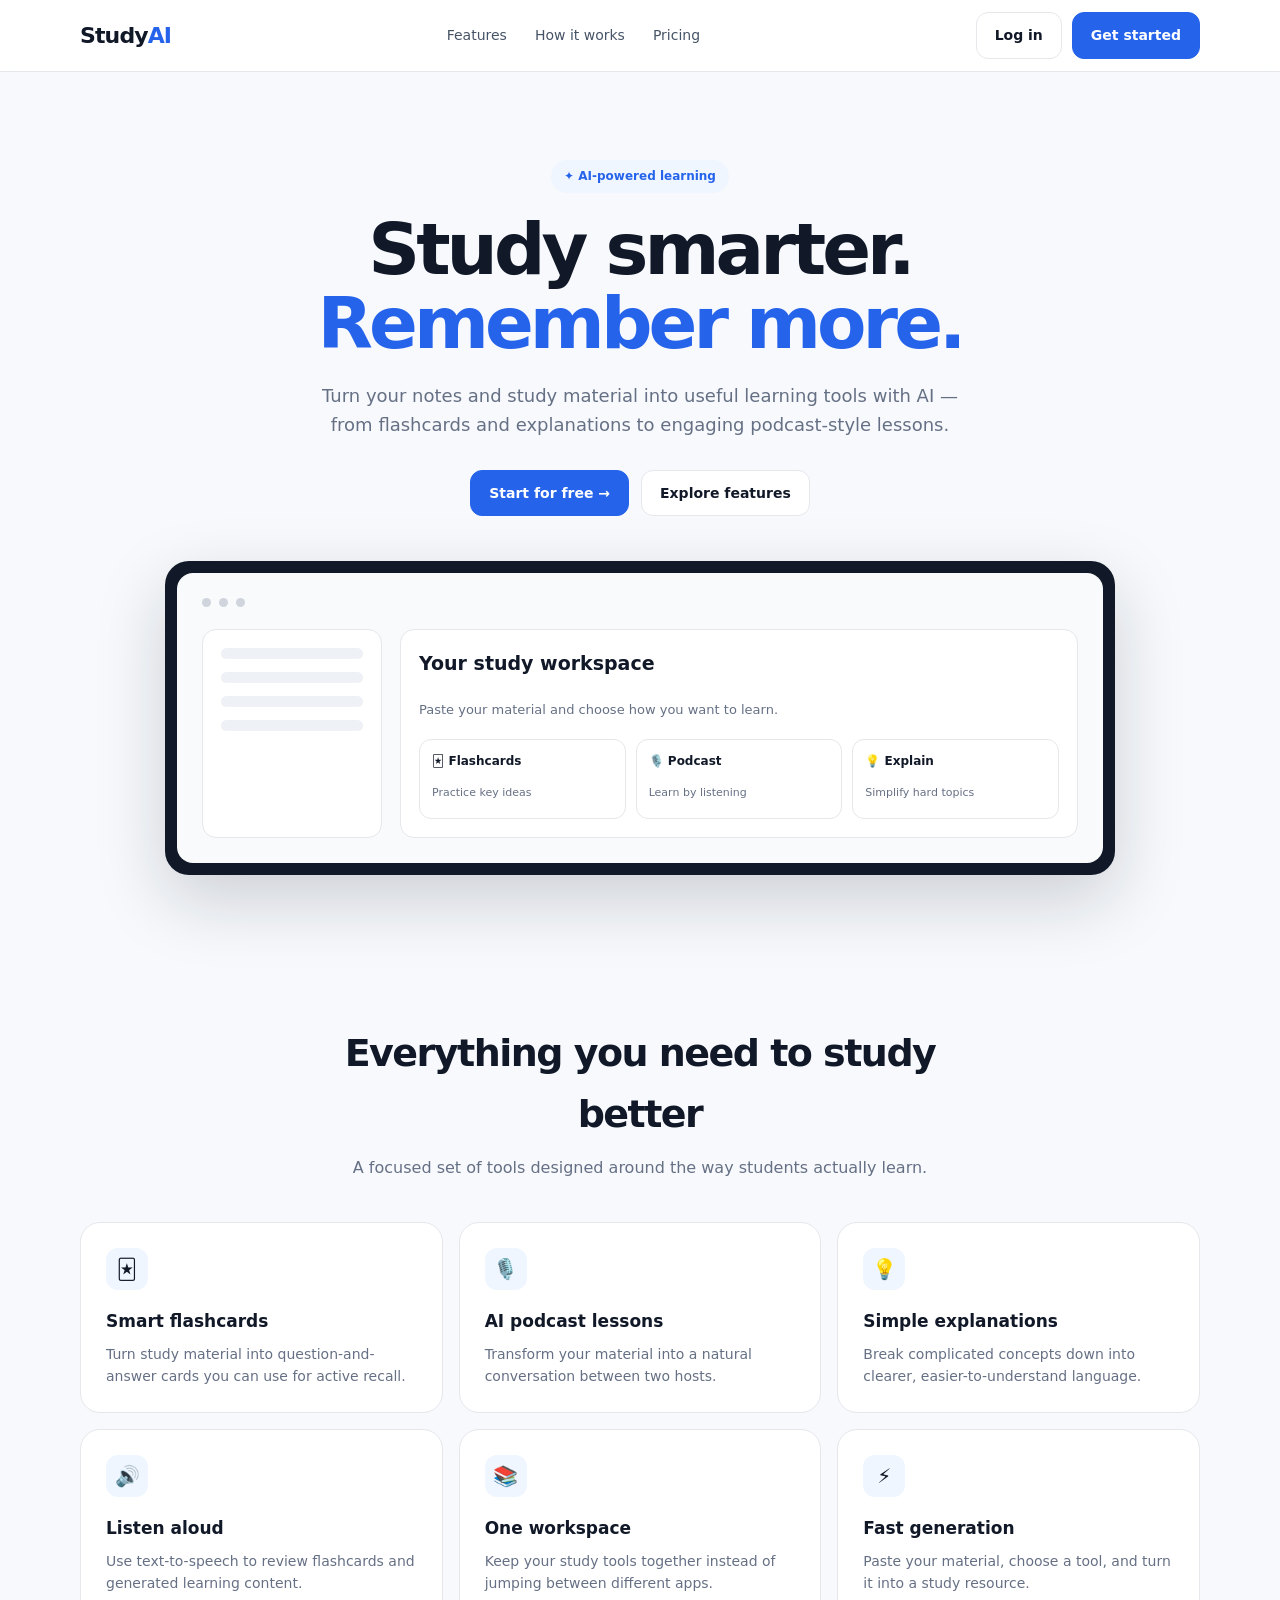
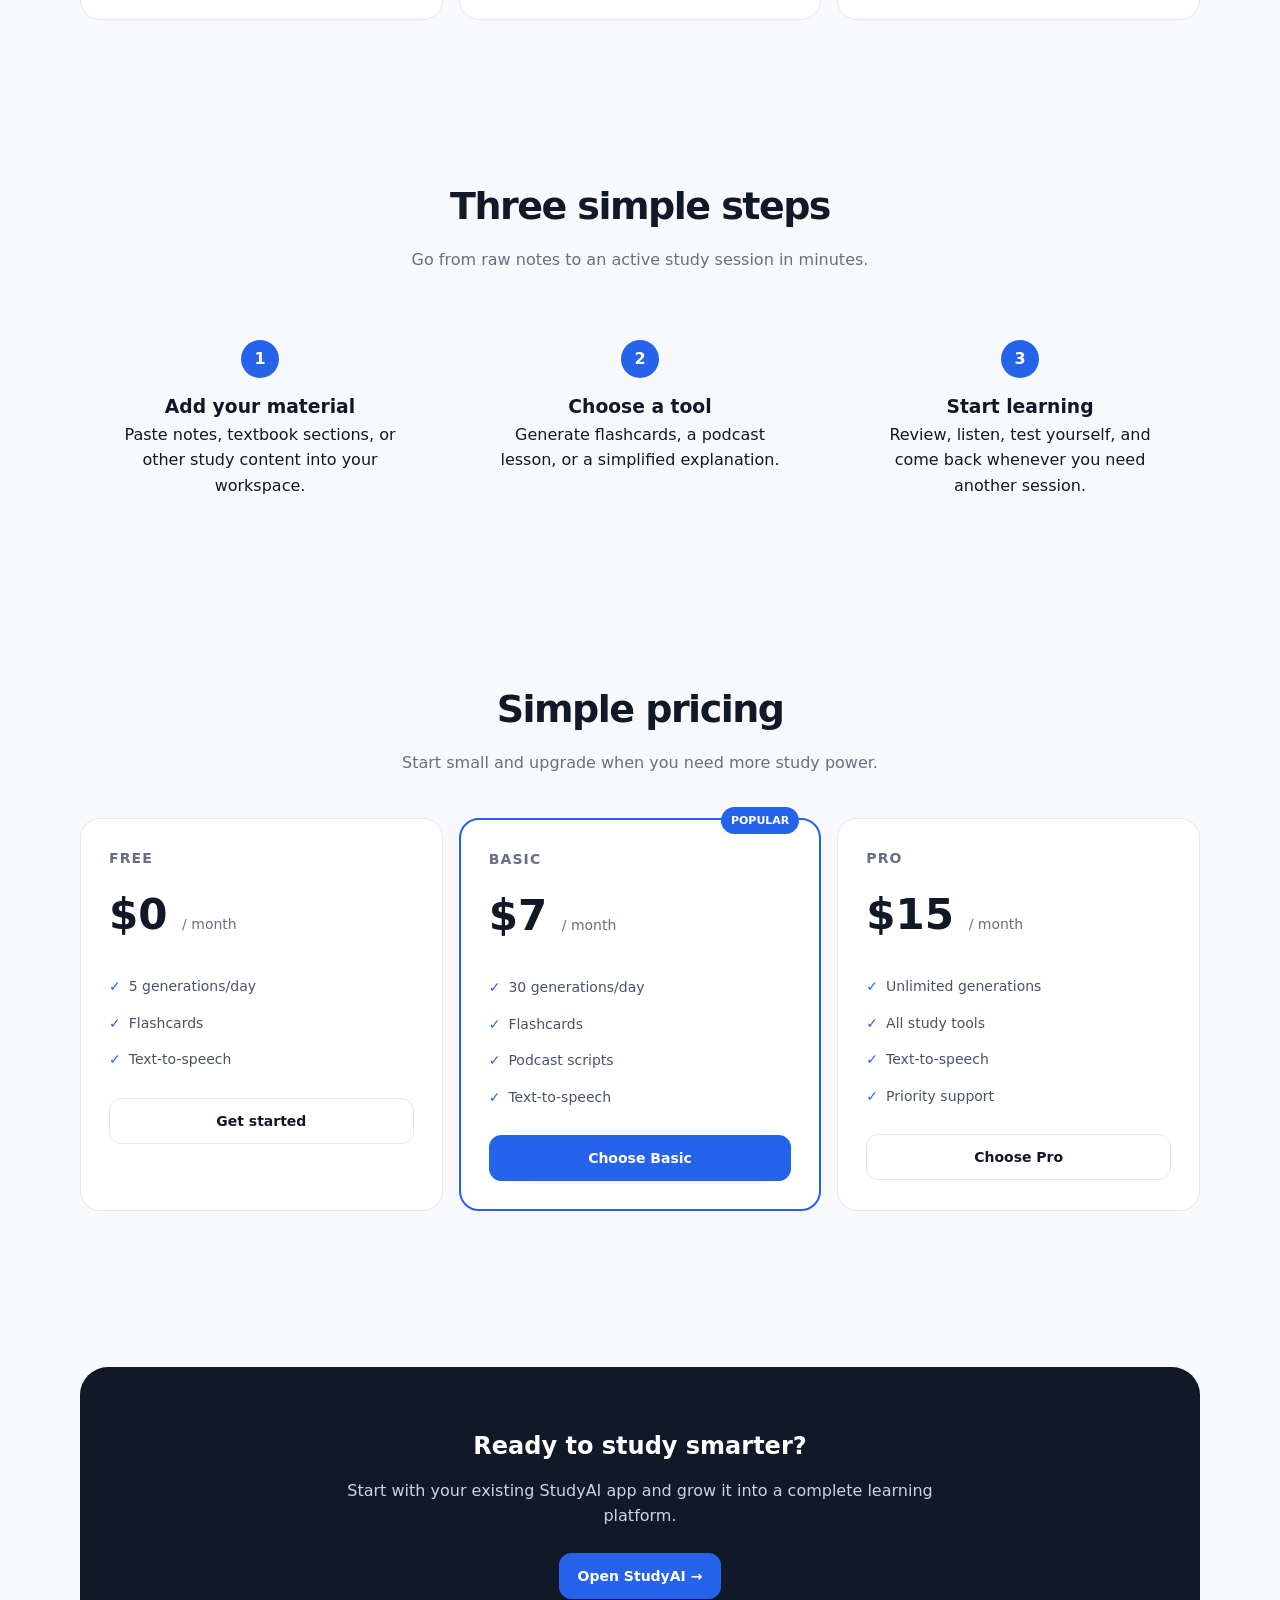
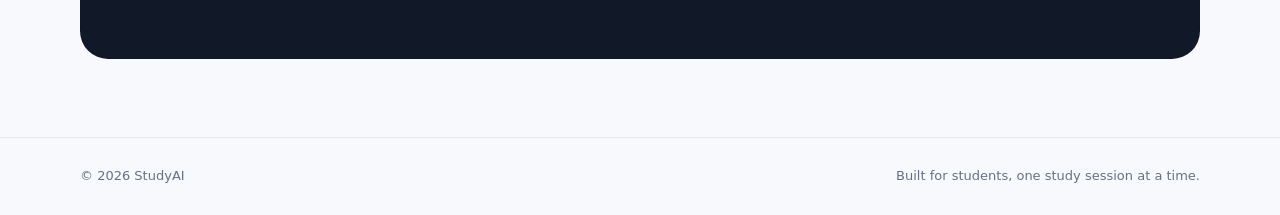
<file: index.html>
<!DOCTYPE html>
<html lang="en">
<head>
  <meta charset="UTF-8">
  <meta name="viewport" content="width=device-width, initial-scale=1.0">
  <title>StudyAI — Learn Smarter</title>
  <style>
    :root{
      --bg:#f7f9fc; --surface:#fff; --ink:#111827; --muted:#667085;
      --blue:#2563eb; --blue-dark:#1d4ed8; --line:#e5e7eb;
      --soft:#eff6ff; --radius:20px;
    }
    *{box-sizing:border-box;margin:0;padding:0}
    html{scroll-behavior:smooth}
    body{font-family:Inter,system-ui,-apple-system,Segoe UI,sans-serif;background:var(--bg);color:var(--ink);line-height:1.6}
    a{text-decoration:none;color:inherit}
    .container{width:min(1120px,92%);margin:auto}
    nav{height:72px;background:rgba(255,255,255,.9);backdrop-filter:blur(12px);
      border-bottom:1px solid var(--line);position:sticky;top:0;z-index:10}
    .nav-inner{height:100%;display:flex;align-items:center;justify-content:space-between}
    .logo{font-size:22px;font-weight:800;letter-spacing:-.04em}
    .logo span{color:var(--blue)}
    .links{display:flex;gap:28px;color:#475467;font-size:14px}
    .nav-actions{display:flex;gap:10px;align-items:center}
    .btn{display:inline-flex;align-items:center;justify-content:center;padding:11px 18px;
      border:1px solid var(--line);border-radius:12px;background:#fff;font-weight:650;font-size:14px;cursor:pointer}
    .btn-primary{background:var(--blue);border-color:var(--blue);color:#fff}
    .btn-primary:hover{background:var(--blue-dark)}
    .hero{padding:88px 0 70px;text-align:center}
    .pill{display:inline-block;background:var(--soft);color:var(--blue);padding:7px 13px;
      border-radius:999px;font-size:12px;font-weight:700;margin-bottom:20px}
    h1{font-size:clamp(42px,7vw,72px);line-height:1.02;letter-spacing:-.055em;max-width:850px;margin:auto}
    h1 span{color:var(--blue)}
    .hero p{max-width:650px;margin:22px auto 30px;color:var(--muted);font-size:18px}
    .hero-actions{display:flex;justify-content:center;gap:12px;flex-wrap:wrap}
    .preview{margin:45px auto 0;max-width:950px;background:#111827;border-radius:24px;padding:12px;
      box-shadow:0 25px 70px rgba(16,24,40,.18)}
    .preview-window{background:#f8fafc;border-radius:16px;padding:25px;text-align:left;min-height:290px}
    .fake-top{display:flex;gap:8px;margin-bottom:22px}.dot{width:9px;height:9px;border-radius:50%;background:#d0d5dd}
    .dash{display:grid;grid-template-columns:180px 1fr;gap:18px}.fake-side,.fake-card{background:#fff;border:1px solid var(--line);border-radius:14px;padding:18px}
    .fake-side div{height:11px;background:#eef2f6;border-radius:8px;margin-bottom:13px}
    .fake-card h3{font-size:19px;margin-bottom:7px}.fake-card p{font-size:13px;color:var(--muted);margin-bottom:18px}
    .fake-grid{display:grid;grid-template-columns:repeat(3,1fr);gap:10px}
    .fake-box{height:80px;border:1px solid var(--line);border-radius:12px;background:#fff;padding:12px}
    .fake-box b{display:block;font-size:12px;margin-bottom:7px}.fake-box span{font-size:11px;color:var(--muted)}
    section{padding:78px 0}.section-head{text-align:center;max-width:650px;margin:0 auto 42px}
    .section-head h2{font-size:38px;letter-spacing:-.04em}.section-head p{color:var(--muted);margin-top:10px}
    .features{display:grid;grid-template-columns:repeat(3,1fr);gap:16px}
    .feature{background:#fff;border:1px solid var(--line);border-radius:var(--radius);padding:25px}
    .icon{width:42px;height:42px;display:grid;place-items:center;background:var(--soft);border-radius:12px;font-size:20px;margin-bottom:18px}
    .feature h3{font-size:17px;margin-bottom:7px}.feature p{font-size:14px;color:var(--muted)}
    .steps{display:grid;grid-template-columns:repeat(3,1fr);gap:20px}.step{text-align:center;padding:25px}
    .num{margin:auto auto 14px;width:38px;height:38px;border-radius:50%;background:var(--blue);color:#fff;display:grid;place-items:center;font-weight:800}
    .pricing{display:grid;grid-template-columns:repeat(3,1fr);gap:16px}.price{background:#fff;border:1px solid var(--line);border-radius:var(--radius);padding:28px}
    .price.featured{border:2px solid var(--blue);position:relative}.popular{position:absolute;top:-13px;right:20px;background:var(--blue);color:#fff;padding:5px 10px;border-radius:999px;font-size:11px;font-weight:800}
    .price h3{font-size:14px;text-transform:uppercase;letter-spacing:.08em;color:#667085}.amount{font-size:42px;font-weight:800;margin:12px 0}.amount small{font-size:14px;color:var(--muted);font-weight:500}
    .price ul{list-style:none;margin:20px 0}.price li{padding:7px 0;font-size:14px;color:#475467}.price li:before{content:"✓";color:var(--blue);font-weight:800;margin-right:8px}
    .price .btn{width:100%}
    .cta{background:#111827;color:#fff;border-radius:28px;padding:60px 30px;text-align:center}.cta p{color:#cbd5e1;max-width:600px;margin:12px auto 24px}
    footer{border-top:1px solid var(--line);padding:28px 0;color:var(--muted);font-size:13px}
    .footer-inner{display:flex;justify-content:space-between;gap:15px}
    @media(max-width:800px){.links{display:none}.features,.pricing,.steps{grid-template-columns:1fr}.dash{grid-template-columns:1fr}.fake-side{display:none}.hero{padding-top:60px}.footer-inner{flex-direction:column}}
  </style>
</head>
<body>
  <nav>
    <div class="container nav-inner">
      <a class="logo" href="app.html">Study<span>AI</span></a>
      <div class="links">
        <a href="#features">Features</a><a href="#how">How it works</a><a href="#pricing">Pricing</a>
      </div>
      <div class="nav-actions">
        <a class="btn" href="app.html">Log in</a>
        <a class="btn btn-primary" href="app.html">Get started</a>
      </div>
    </div>
  </nav>

  <main>
    <section class="hero">
      <div class="container">
        <div class="pill">✦ AI-powered learning</div>
        <h1>Study smarter.<br><span>Remember more.</span></h1>
        <p>Turn your notes and study material into useful learning tools with AI — from flashcards and explanations to engaging podcast-style lessons.</p>
        <div class="hero-actions">
          <a class="btn btn-primary" href="app.html">Start for free →</a>
          <a class="btn" href="#features">Explore features</a>
        </div>
        <div class="preview">
          <div class="preview-window">
            <div class="fake-top"><i class="dot"></i><i class="dot"></i><i class="dot"></i></div>
            <div class="dash">
              <div class="fake-side"><div></div><div></div><div></div><div></div></div>
              <div class="fake-card">
                <h3>Your study workspace</h3>
                <p>Paste your material and choose how you want to learn.</p>
                <div class="fake-grid">
                  <div class="fake-box"><b>🃏 Flashcards</b><span>Practice key ideas</span></div>
                  <div class="fake-box"><b>🎙️ Podcast</b><span>Learn by listening</span></div>
                  <div class="fake-box"><b>💡 Explain</b><span>Simplify hard topics</span></div>
                </div>
              </div>
            </div>
          </div>
        </div>
      </div>
    </section>

    <section id="features">
      <div class="container">
        <div class="section-head"><h2>Everything you need to study better</h2><p>A focused set of tools designed around the way students actually learn.</p></div>
        <div class="features">
          <div class="feature"><div class="icon">🃏</div><h3>Smart flashcards</h3><p>Turn study material into question-and-answer cards you can use for active recall.</p></div>
          <div class="feature"><div class="icon">🎙️</div><h3>AI podcast lessons</h3><p>Transform your material into a natural conversation between two hosts.</p></div>
          <div class="feature"><div class="icon">💡</div><h3>Simple explanations</h3><p>Break complicated concepts down into clearer, easier-to-understand language.</p></div>
          <div class="feature"><div class="icon">🔊</div><h3>Listen aloud</h3><p>Use text-to-speech to review flashcards and generated learning content.</p></div>
          <div class="feature"><div class="icon">📚</div><h3>One workspace</h3><p>Keep your study tools together instead of jumping between different apps.</p></div>
          <div class="feature"><div class="icon">⚡</div><h3>Fast generation</h3><p>Paste your material, choose a tool, and turn it into a study resource.</p></div>
        </div>
      </div>
    </section>

    <section id="how">
      <div class="container">
        <div class="section-head"><h2>Three simple steps</h2><p>Go from raw notes to an active study session in minutes.</p></div>
        <div class="steps">
          <div class="step"><div class="num">1</div><h3>Add your material</h3><p>Paste notes, textbook sections, or other study content into your workspace.</p></div>
          <div class="step"><div class="num">2</div><h3>Choose a tool</h3><p>Generate flashcards, a podcast lesson, or a simplified explanation.</p></div>
          <div class="step"><div class="num">3</div><h3>Start learning</h3><p>Review, listen, test yourself, and come back whenever you need another session.</p></div>
        </div>
      </div>
    </section>

    <section id="pricing">
      <div class="container">
        <div class="section-head"><h2>Simple pricing</h2><p>Start small and upgrade when you need more study power.</p></div>
        <div class="pricing">
          <div class="price"><h3>Free</h3><div class="amount">$0 <small>/ month</small></div><ul><li>5 generations/day</li><li>Flashcards</li><li>Text-to-speech</li></ul><a class="btn" href="app.html">Get started</a></div>
          <div class="price featured"><div class="popular">POPULAR</div><h3>Basic</h3><div class="amount">$7 <small>/ month</small></div><ul><li>30 generations/day</li><li>Flashcards</li><li>Podcast scripts</li><li>Text-to-speech</li></ul><a class="btn btn-primary" href="app.html">Choose Basic</a></div>
          <div class="price"><h3>Pro</h3><div class="amount">$15 <small>/ month</small></div><ul><li>Unlimited generations</li><li>All study tools</li><li>Text-to-speech</li><li>Priority support</li></ul><a class="btn" href="app.html">Choose Pro</a></div>
        </div>
      </div>
    </section>

    <section>
      <div class="container">
        <div class="cta"><h2>Ready to study smarter?</h2><p>Start with your existing StudyAI app and grow it into a complete learning platform.</p><a class="btn btn-primary" href="app.html">Open StudyAI →</a></div>
      </div>
    </section>
  </main>

  <footer><div class="container footer-inner"><span>© 2026 StudyAI</span><span>Built for students, one study session at a time.</span></div></footer>
</body>
</html>
</file>
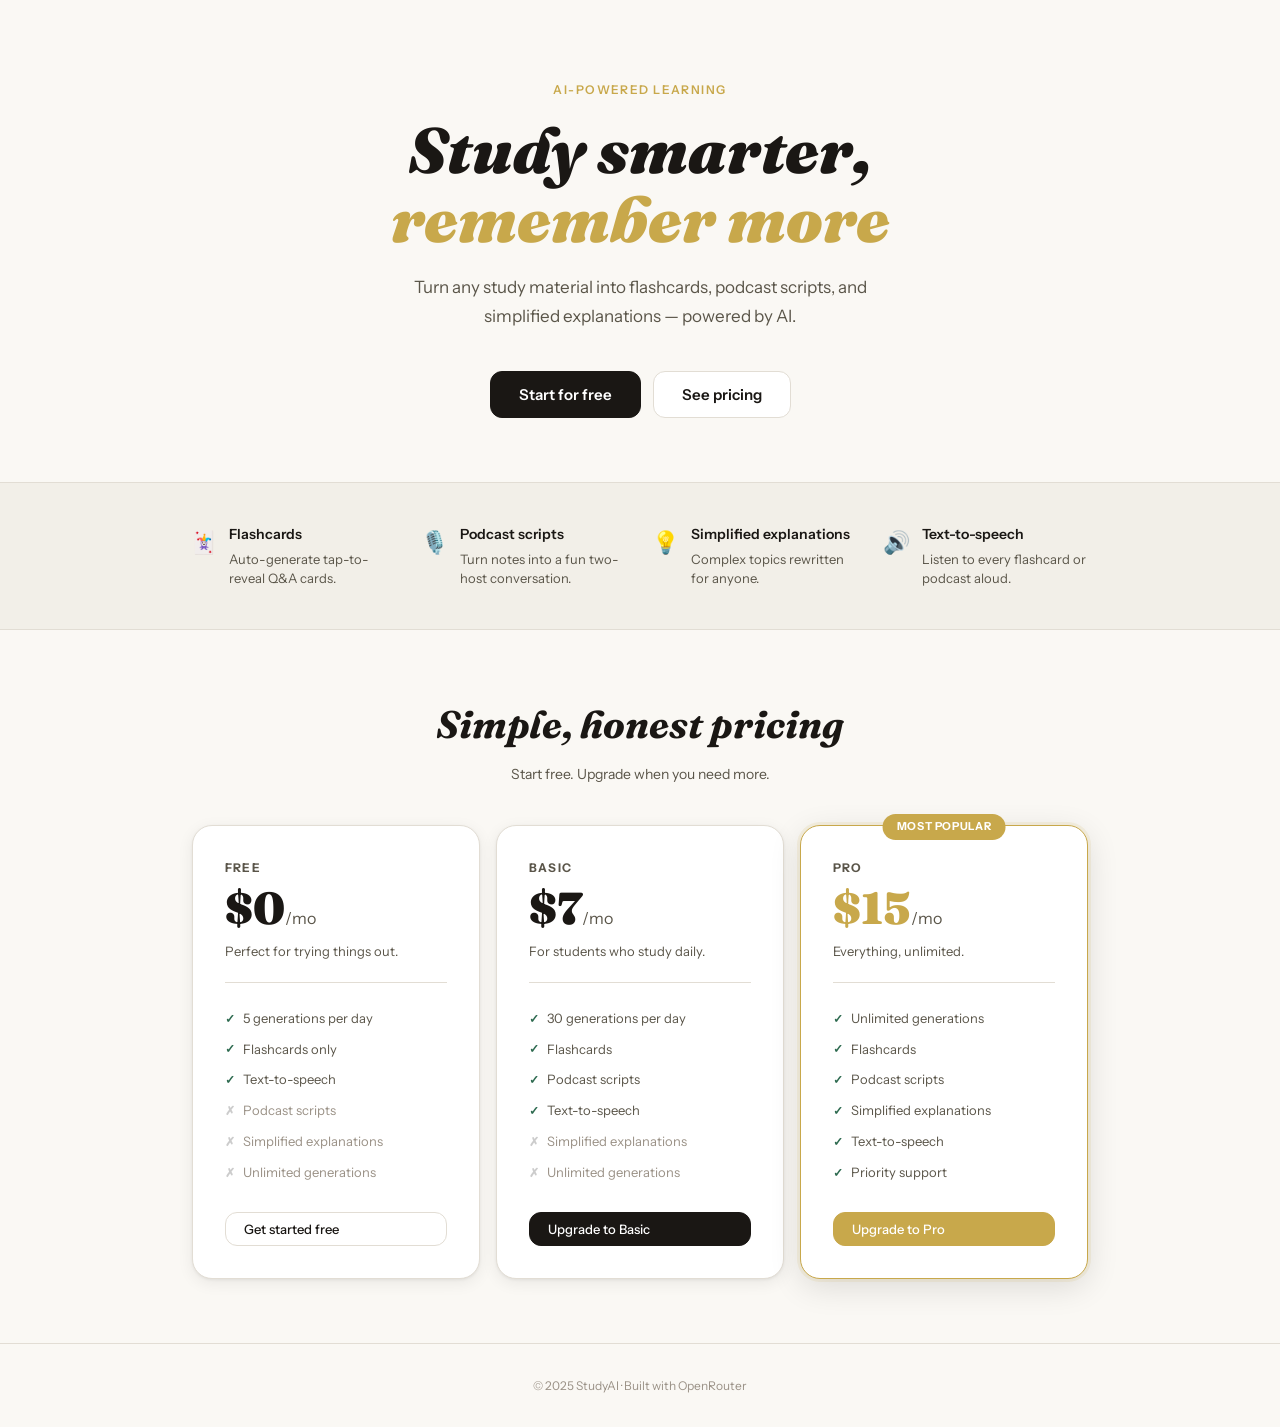
<file: app.html>
<!DOCTYPE html>
<html lang="en">
<head>
<meta charset="UTF-8">
<meta name="viewport" content="width=device-width, initial-scale=1.0">
<title>StudyAI – Learn Smarter</title>
<link href="https://fonts.googleapis.com/css2?family=Fraunces:ital,wght@0,400;0,600;0,700;0,900;1,400;1,700&family=Instrument+Sans:wght@400;500;600&display=swap" rel="stylesheet">
<script src="https://www.paypal.com/sdk/js?client-id=NZ43STGXW99DN&vault=true&intent=subscription" data-sdk-integration-source="button-factory"></script>
  <link rel="stylesheet" href="css/style.css">
</head>
<body>

<!-- NAV -->
<nav id="main-nav" style="display:none">
  <div class="nav-logo" onclick="goHome()">Study<em>AI</em></div>
  <div class="nav-right">
    <span class="nav-plan-badge badge-free" id="nav-badge">Free</span>
    <button class="btn btn-sm" id="nav-login-btn" onclick="showPage('login')" style="display:none">Log in</button>
    <button class="btn btn-sm btn-primary" id="nav-signup-btn" onclick="showPage('signup')" style="display:none">Get started</button>
    <button class="btn btn-sm" id="nav-logout-btn" onclick="logout()" style="display:none">Log out</button>
  </div>
</nav>

<!-- LANDING PAGE -->
<div class="page active" id="page-landing">
  <section class="hero">
    <div class="hero-eyebrow">AI-Powered Learning</div>
    <h1>Study smarter,<br><span>remember more</span></h1>
    <p>Turn any study material into flashcards, podcast scripts, and simplified explanations — powered by AI.</p>
    <div class="hero-cta">
      <button class="btn btn-primary btn-lg" onclick="showPage('signup')">Start for free</button>
      <button class="btn btn-lg" onclick="document.getElementById('pricing').scrollIntoView({behavior:'smooth'})">See pricing</button>
    </div>
  </section>
  <section class="features">
    <div class="features-grid">
      <div class="feat"><div class="feat-icon">🃏</div><div class="feat-text"><h3>Flashcards</h3><p>Auto-generate tap-to-reveal Q&A cards.</p></div></div>
      <div class="feat"><div class="feat-icon">🎙️</div><div class="feat-text"><h3>Podcast scripts</h3><p>Turn notes into a fun two-host conversation.</p></div></div>
      <div class="feat"><div class="feat-icon">💡</div><div class="feat-text"><h3>Simplified explanations</h3><p>Complex topics rewritten for anyone.</p></div></div>
      <div class="feat"><div class="feat-icon">🔊</div><div class="feat-text"><h3>Text-to-speech</h3><p>Listen to every flashcard or podcast aloud.</p></div></div>
    </div>
  </section>
  <section class="pricing-section" id="pricing">
    <div class="section-title"><h2>Simple, honest pricing</h2></div>
    <div class="section-sub">Start free. Upgrade when you need more.</div>
    <div class="plans-grid">
      <div class="plan-card">
        <div class="plan-name">Free</div>
        <div class="plan-price">$0<span>/mo</span></div>
        <div class="plan-desc">Perfect for trying things out.</div>
        <div class="plan-divider"></div>
        <ul class="plan-features">
          <li>5 generations per day</li><li>Flashcards only</li><li>Text-to-speech</li>
          <li class="no">Podcast scripts</li><li class="no">Simplified explanations</li><li class="no">Unlimited generations</li>
        </ul>
        <button class="btn plan-cta" onclick="showPage('signup')">Get started free</button>
      </div>
      <div class="plan-card">
        <div class="plan-name">Basic</div>
        <div class="plan-price">$<span style="font-size:2.8rem;font-family:var(--ff-display);font-weight:900;color:var(--ink)">7</span><span>/mo</span></div>
        <div class="plan-desc">For students who study daily.</div>
        <div class="plan-divider"></div>
        <ul class="plan-features">
          <li>30 generations per day</li><li>Flashcards</li><li>Podcast scripts</li><li>Text-to-speech</li>
          <li class="no">Simplified explanations</li><li class="no">Unlimited generations</li>
        </ul>
        <button class="btn btn-primary plan-cta" onclick="startUpgrade('basic')">Upgrade to Basic</button>
      </div>
      <div class="plan-card featured">
        <div class="plan-badge-top">Most popular</div>
        <div class="plan-name">Pro</div>
        <div class="plan-price" style="color:var(--gold)">$<span style="font-size:2.8rem;font-family:var(--ff-display);font-weight:900;color:var(--gold)">15</span><span>/mo</span></div>
        <div class="plan-desc">Everything, unlimited.</div>
        <div class="plan-divider"></div>
        <ul class="plan-features">
          <li>Unlimited generations</li><li>Flashcards</li><li>Podcast scripts</li><li>Simplified explanations</li><li>Text-to-speech</li><li>Priority support</li>
        </ul>
        <button class="btn btn-gold plan-cta" onclick="startUpgrade('pro')">Upgrade to Pro</button>
      </div>
    </div>
  </section>
  <footer style="text-align:center;padding:2rem;font-size:12px;color:var(--ink3);border-top:1px solid var(--border)">© 2025 StudyAI · Built with OpenRouter</footer>
</div>

<!-- SIGNUP PAGE -->
<div class="page" id="page-signup">
  <div class="auth-wrap"><div class="auth-card">
    <h2>Create your account</h2><p>Start for free. No credit card required.</p>
    <div class="auth-error" id="signup-error"></div>
    <div class="field"><label>Full name</label><input type="text" id="su-name" placeholder="Jane Doe"></div>
    <div class="field"><label>Email</label><input type="email" id="su-email" placeholder="jane@example.com"></div>
    <div class="field"><label>Password</label><input type="password" id="su-pass" placeholder="Min. 6 characters"></div>
    <button class="btn btn-primary btn-lg" style="width:100%" onclick="doSignup()">Create account</button>
    <div class="auth-switch">Already have an account? <a onclick="showPage('login')">Log in</a></div>
  </div></div>
</div>

<!-- LOGIN PAGE -->
<div class="page" id="page-login">
  <div class="auth-wrap"><div class="auth-card">
    <h2>Welcome back</h2><p>Log in to your StudyAI account.</p>
    <div class="auth-error" id="login-error"></div>
    <div class="field"><label>Email</label><input type="email" id="li-email" placeholder="jane@example.com"></div>
    <div class="field"><label>Password</label><input type="password" id="li-pass" placeholder="Your password"></div>
    <button class="btn btn-primary btn-lg" style="width:100%" onclick="doLogin()">Log in</button>
    <div class="auth-switch">Don't have an account? <a onclick="showPage('signup')">Sign up free</a></div>
  </div></div>
</div>

<!-- DASHBOARD -->
<div class="page" id="page-dashboard">
  <div class="dash-layout">
    <div class="sidebar">
      <div class="sidebar-label">Tools</div>
      <button class="sidebar-item active" id="sb-study" onclick="showDash('study')"><span class="si-icon">📚</span> Study tool</button>
      <div class="sidebar-label">Account</div>
      <button class="sidebar-item" id="sb-billing" onclick="showDash('billing')"><span class="si-icon">💳</span> Billing</button>
      <button class="sidebar-item" id="sb-settings" onclick="showDash('settings')"><span class="si-icon">🔑</span> Settings</button>
      <div id="sb-admin-wrap" style="display:none"><div class="sidebar-label">Owner</div><button class="sidebar-item" id="sb-admin" onclick="showDash('admin')"><span class="si-icon">⚙️</span> Admin panel</button></div>
    </div>
    <div class="main-content">
      <!-- STUDY PANEL -->
      <div id="dash-study">
        <h2>Study tool</h2><p class="subtitle">Paste any material and let AI do the work.</p>
        <div class="usage-card">
          <div class="usage-header"><h4>Daily generations</h4><span class="usage-count" id="usage-text">0 / 5</span></div>
          <div class="usage-bar-track"><div class="usage-bar-fill" id="usage-fill" style="width:0%"></div></div>
          <div class="usage-note" id="usage-note">Resets at midnight · <a onclick="showDash('billing')" style="color:var(--gold);cursor:pointer">Upgrade for more</a></div>
        </div>
        <div class="tool-card">
          <div class="field"><label>Your study material</label><textarea id="study-input" placeholder="Paste your notes, article, textbook excerpt…"></textarea></div>
          <div class="tool-actions">
            <button class="tool-btn" id="tbtn-flash" onclick="generate('flashcards')">🃏 Flashcards</button>
            <button class="tool-btn" id="tbtn-podcast" onclick="generate('podcast')">🎙️ Podcast</button>
            <button class="tool-btn" id="tbtn-explain" onclick="generate('explain')">💡 Explain</button>
          </div>
          <div id="output-area" style="display:none">
            <div class="tabs-row">
              <button class="tab" id="tab-flash" onclick="switchTab('flash')">Flashcards <span class="tab-count" id="fc-cnt"></span></button>
              <button class="tab" id="tab-podcast" onclick="switchTab('podcast')">Podcast</button>
              <button class="tab" id="tab-explain" onclick="switchTab('explain')">Explanation</button>
            </div>
            <div class="tab-pane" id="tp-flash"><div class="empty">Generate flashcards to see them here.</div></div>
            <div class="tab-pane" id="tp-podcast"><div class="empty">Generate a podcast to see it here.</div></div>
            <div class="tab-pane" id="tp-explain"><div class="empty">Generate an explanation to see it here.</div></div>
          </div>
        </div>
      </div>
      <!-- SETTINGS PANEL -->
      <div id="dash-settings" style="display:none">
        <h2>API Settings</h2><p class="subtitle">Enter your OpenRouter API key to enable AI features.</p>
        <div class="tool-card">
          <div class="field">
            <label>OpenRouter API Key</label>
            <input type="password" id="api-key-input" placeholder="sk-or-v1-...">
            <div style="font-size:12px; color:var(--ink3); margin-top:6px">Get a key at <a href="https://openrouter.ai/keys" target="_blank" style="color:var(--gold)">openrouter.ai/keys</a></div>
          </div>
          <button class="btn btn-primary" onclick="saveApiKey()">Save Key</button>
          <button class="btn" onclick="clearApiKey()">Clear</button>
          <p id="api-key-status" style="margin-top:12px; font-size:13px"></p>
        </div>
      </div>
      <!-- ADMIN PANEL -->
      <div id="dash-admin" style="display:none"></div>
      <!-- BILLING PANEL -->
      <div id="dash-billing" style="display:none">
        <h2>Billing & plans</h2><p class="subtitle">Manage your subscription.</p>
        <div class="billing-grid" id="billing-grid"></div>
      </div>
    </div>
  </div>
</div>

<div id="toast"></div>

<script>
// DATA STORE
const DB = {
  get users(){ try{return JSON.parse(localStorage.getItem('sai_users')||'{}')}catch{return{}} },
  set users(v){ localStorage.setItem('sai_users',JSON.stringify(v)) },
  get session(){ try{return JSON.parse(localStorage.getItem('sai_session')||'null')}catch{return null} },
  set session(v){ localStorage.setItem('sai_session',JSON.stringify(v)) },
};
const PLANS = {
  free: { name:'Free', price:'$0/mo', daily:5, features:['flashcards'], label:'Free' },
  basic:{ name:'Basic', price:'$7/mo', daily:30, features:['flashcards','podcast'], label:'Basic' },
  pro:  { name:'Pro', price:'$15/mo', daily:999, features:['flashcards','podcast','explain'], label:'Pro' },
};

function currentUser(){ const s=DB.session; return s?DB.users[s.email]:null; }
function saveUser(u){ const db=DB.users; db[u.email]=u; DB.users=db; }
function todayKey(){ return new Date().toISOString().slice(0,10); }
function getUsage(){ const u=currentUser(); return u?((u.usage||{})[todayKey()]||0):0; }
function incUsage(){ const u=currentUser(); if(!u) return; if(!u.usage) u.usage={}; u.usage[todayKey()]=(u.usage[todayKey()]||0)+1; saveUser(u); }
function canGenerate(type){ const u=currentUser(); if(!u) return false; const plan=PLANS[u.plan||'free']; return plan.features.includes(type) && getUsage()<plan.daily; }

// NAVIGATION
function showPage(name){
  document.querySelectorAll('.page').forEach(p=>p.classList.remove('active'));
  document.getElementById('page-'+name).classList.add('active');
  const nav=document.getElementById('main-nav');
  const u=currentUser();
  nav.style.display= name==='landing'?'none':'flex';
  if(u){
    document.getElementById('nav-login-btn').style.display='none';
    document.getElementById('nav-signup-btn').style.display='none';
    document.getElementById('nav-logout-btn').style.display='flex';
    const badge=document.getElementById('nav-badge');
    badge.textContent=PLANS[u.plan||'free'].label;
    badge.className='nav-plan-badge badge-'+(u.plan||'free');
    badge.style.display='flex';
  } else {
    document.getElementById('nav-login-btn').style.display='flex';
    document.getElementById('nav-signup-btn').style.display='flex';
    document.getElementById('nav-logout-btn').style.display='none';
    document.getElementById('nav-badge').style.display='none';
  }
}
function goHome(){ showPage(currentUser()?'dashboard':'landing'); }

// AUTH
function doSignup(){
  const name=document.getElementById('su-name').value.trim();
  const email=document.getElementById('su-email').value.trim().toLowerCase();
  const pass=document.getElementById('su-pass').value;
  const err=document.getElementById('signup-error');
  err.style.display='none';
  if(!name||!email||!pass){ err.textContent='Please fill in all fields.'; err.style.display='block'; return; }
  if(pass.length<6){ err.textContent='Password must be at least 6 characters.'; err.style.display='block'; return; }
  const db=DB.users;
  if(db[email]){ err.textContent='An account with this email already exists.'; err.style.display='block'; return; }
  const user={name,email,pass,plan:'free',joinedAt:Date.now(),usage:{}};
  saveUser(user);
  DB.session={email};
  showPage('dashboard');
  initDash();
  toast('Welcome to StudyAI, '+name+'! 🎉');
}
function doLogin(){
  const email=document.getElementById('li-email').value.trim().toLowerCase();
  const pass=document.getElementById('li-pass').value;
  const err=document.getElementById('login-error');
  err.style.display='none';
  const db=DB.users;
  if(!db[email]||db[email].pass!==pass){ err.textContent='Incorrect email or password.'; err.style.display='block'; return; }
  DB.session={email};
  showPage('dashboard');
  initDash();
  toast('Welcome back, '+db[email].name+'!');
}
function logout(){
  DB.session=null;
  stopSpeech();
  showPage('landing');
  toast('Logged out.');
}

// DASHBOARD
function initDash(){
  updateUsageBar();
  const u=currentUser();
  document.getElementById('sb-admin-wrap').style.display=(u&&u.isOwner)?'block':'none';
  showDash('study');
}
function showDash(panel){
  ['study','billing','admin','settings'].forEach(p=>{
    const el=document.getElementById('dash-'+p);
    if(el) el.style.display=p===panel?'block':'none';
  });
  document.querySelectorAll('.sidebar-item').forEach(i=>i.classList.remove('active'));
  document.getElementById('sb-'+panel)?.classList.add('active');
  if(panel==='billing') renderBilling();
  if(panel==='admin') renderAdmin();
  if(panel==='settings'){ document.getElementById('api-key-input').value = getApiKey(); }
}
function updateUsageBar(){
  const u=currentUser(); if(!u) return;
  const plan=PLANS[u.plan||'free'];
  const used=getUsage();
  const pct=plan.daily>=999?0:Math.min(100,Math.round(used/plan.daily*100));
  document.getElementById('usage-text').textContent=plan.daily>=999?used+' / ∞':used+' / '+plan.daily;
  const fill=document.getElementById('usage-fill');
  fill.style.width=pct+'%';
  fill.className='usage-bar-fill'+(pct>=100?' full':'');
  const note=document.getElementById('usage-note');
  if(u.plan==='pro') note.innerHTML='Unlimited generations on Pro ✓';
  else note.innerHTML='Resets at midnight · <a onclick="showDash(\'billing\')" style="color:var(--gold);cursor:pointer">Upgrade for more</a>';
}

// TTS
let speaking=false, activeTTSBtn=null;
function stopSpeech(){ if(window.speechSynthesis) window.speechSynthesis.cancel(); speaking=false; if(activeTTSBtn){ activeTTSBtn.classList.remove('sp'); activeTTSBtn.textContent=activeTTSBtn._idle||'▶'; activeTTSBtn=null; } }
function speakText(text,btn,idle,active){
  if(!window.speechSynthesis){ toast('TTS not supported.'); return; }
  if(speaking&&activeTTSBtn===btn){ stopSpeech(); return; }
  stopSpeech();
  const u=new SpeechSynthesisUtterance(text); u.rate=0.95;
  u.onend=()=>{ speaking=false; if(activeTTSBtn){ activeTTSBtn.classList.remove('sp'); activeTTSBtn.textContent=idle; activeTTSBtn=null; } };
  btn._idle=idle; btn.textContent=active; btn.classList.add('sp'); activeTTSBtn=btn; speaking=true;
  window.speechSynthesis.speak(u);
}

// TABS
function switchTab(name){
  ['flash','podcast','explain'].forEach(t=>{
    document.getElementById('tp-'+t).classList.remove('visible');
    document.getElementById('tab-'+t).classList.remove('on-flash','on-podcast','on-explain');
  });
  document.getElementById('tp-'+name).classList.add('visible');
  document.getElementById('tab-'+name).classList.add('on-'+name);
  stopSpeech();
}

// API KEY MANAGEMENT
function getApiKey(){ return localStorage.getItem('openrouter_api_key')||''; }
function saveApiKey(){
  const key=document.getElementById('api-key-input').value.trim();
  if(!key){ toast('Please enter an API key'); return; }
  localStorage.setItem('openrouter_api_key',key);
  document.getElementById('api-key-status').textContent='✅ API key saved!';
  toast('API key saved');
}
function clearApiKey(){
  localStorage.removeItem('openrouter_api_key');
  document.getElementById('api-key-input').value='';
  document.getElementById('api-key-status').textContent='API key cleared';
  toast('API key cleared');
}

// GENERATE (OpenRouter)
const TYPE_TO_FEATURE={flashcards:'flashcards',podcast:'podcast',explain:'explain'};
const TYPE_TO_TAB={flashcards:'flash',podcast:'podcast',explain:'explain'};

async function generate(type){
  const text=document.getElementById('study-input').value.trim();
  if(!text){ toast('Please paste some study material first.'); return; }
  const apiKey=getApiKey();
  if(!apiKey){ toast('Please enter your OpenRouter API key in Settings'); showDash('settings'); return; }
  const feat=TYPE_TO_FEATURE[type];
  const u=currentUser();
  const plan=PLANS[u.plan||'free'];
  if(!plan.features.includes(feat)){ showUpgradeWall(type,TYPE_TO_TAB[type]); return; }
  if(getUsage()>=plan.daily){ showUpgradeWall('limit',TYPE_TO_TAB[type]); return; }

  const btnId='tbtn-'+type.replace('flashcards','flash');
  document.getElementById(btnId).disabled=true;
  document.getElementById('output-area').style.display='block';
  switchTab(TYPE_TO_TAB[type]);
  const pane=document.getElementById('tp-'+TYPE_TO_TAB[type]);
  pane.innerHTML='<div class="ld"><div class="spin"></div> AI is reasoning…</div>';

  let system='', user='', schema={};
  if(type==='flashcards'){
    system='You are an expert educator. Generate flashcards from the study material.';
    user=`Create 8 flashcards based on this material:\n\n${text}`;
    schema={ name:'flashcards', strict:true, schema:{ type:'object', properties:{ cards:{ type:'array', items:{ type:'object', properties:{ q:{type:'string'}, a:{type:'string'} }, required:['q','a'], additionalProperties:false } } }, required:['cards'], additionalProperties:false } };
  } else if(type==='podcast'){
    system=`You are an award-winning podcast producer and science communicator. Create a deeply engaging, information-rich two-host conversation between Alex and Jordan. Follow these rules:
- Alex is the enthusiastic expert who dives deep, uses vivid analogies, shares surprising facts, and explains mechanisms clearly.
- Jordan is the curious, witty co-host who asks probing follow-up questions, challenges assumptions, relates ideas to real life, and occasionally plays devil's advocate.
- The conversation must feel NATURAL — include moments of genuine surprise, "wait, really?", brief disagreements, jokes, and "aha" moments.
- Pack in REAL, SPECIFIC information: statistics, named examples, historical context, mechanisms, counterintuitive facts, and practical implications.
- Structure: open with a hook/surprising claim → explore core concepts with examples → dig into a counterintuitive angle → discuss real-world impact → close with a memorable takeaway.
- Each line should be 1-3 sentences: substantive but conversational. Never vague or generic.
- Vary sentence length and rhythm to sound like real speech.`;
    user=`Turn this study material into a rich, information-packed podcast script for hosts Alex and Jordan. Include 24-30 exchanges. Make it feel like a genuinely fascinating conversation that teaches the listener something real. Don't just summarize — explain WHY things work, share surprising angles, and make complex ideas click.\n\nMaterial:\n${text}`;
    schema={ name:'podcast_script', strict:true, schema:{ type:'object', properties:{ script:{ type:'array', items:{ type:'object', properties:{ speaker:{type:'string', enum:['Alex','Jordan']}, line:{type:'string'} }, required:['speaker','line'], additionalProperties:false } } }, required:['script'], additionalProperties:false } };
  } else {
    system='You are a brilliant teacher. Explain complex topics simply.';
    user=`Explain this material in simple terms (about 200-300 words):\n\n${text}`;
    schema={ name:'explanation', strict:true, schema:{ type:'object', properties:{ explanation:{type:'string'} }, required:['explanation'], additionalProperties:false } };
  }

  const payload={
    model:'nvidia/nemotron-3-super-120b-a12b:free',
    messages:[{role:'system',content:system},{role:'user',content:user}],
    response_format:{ type:'json_schema', json_schema:schema },
    reasoning:{ enabled: true }
  };

  try{
    const res=await fetch('https://openrouter.ai/api/v1/chat/completions',{
      method:'POST',
      headers:{'Authorization':`Bearer ${apiKey}`,'Content-Type':'application/json'},
      body:JSON.stringify(payload)
    });
    const data=await res.json();
    if(!res.ok) throw new Error(data.error?.message||'API request failed');
    const content=data.choices?.[0]?.message?.content;
    if(!content) throw new Error('No content in response');
    const parsed=JSON.parse(content);
    incUsage(); updateUsageBar();
    if(type==='flashcards') renderFlashcardsFromArray(parsed.cards,pane);
    else if(type==='podcast') renderPodcastFromArray(parsed.script,pane);
    else renderExplain(parsed.explanation,pane);
  } catch(e){
    pane.innerHTML=`<div class="err-msg">Error: ${esc(e.message)}</div>`;
  }
  document.getElementById(btnId).disabled=false;
}

function showUpgradeWall(type,tabName){
  document.getElementById('output-area').style.display='block';
  switchTab(tabName);
  const pane=document.getElementById('tp-'+tabName);
  const msgs={ podcast:'Podcast scripts are available on Basic and Pro plans.', explain:'Simplified explanations are available on the Pro plan.', limit:'You\'ve used all your daily generations. Upgrade for more.' };
  pane.innerHTML=`<div class="upgrade-wall"><h3>Upgrade your plan</h3><p>${msgs[type]||'This feature requires an upgrade.'}</p><button class="btn btn-gold" onclick="showDash('billing')">View plans & upgrade</button></div>`;
}

// RENDER FUNCTIONS
function renderFlashcardsFromArray(cards,pane){
  const cnt=document.getElementById('fc-cnt'); cnt.textContent=cards.length; cnt.style.display='inline-block';
  const allText=cards.map((c,i)=>`Card ${i+1}. Question: ${c.q}. Answer: ${c.a}.`).join(' ');
  let html=`<div style="display:flex;align-items:center;justify-content:space-between;margin-bottom:8px"><span style="font-size:12px;color:var(--ink2)">Tap a card to reveal the answer.</span><button class="fc-tts" id="tts-all" onclick="speakText(${JSON.stringify(allText)},this,'🔊 Read all','⏹ Stop')">🔊 Read all</button></div><div class="fc-grid">`;
  cards.forEach((c,i)=>{
    const ct=`Question: ${c.q}. Answer: ${c.a}.`;
    html+=`<div class="fc" onclick="flipFC(${i})"><div class="ql">Question</div><div class="qt">${esc(c.q)}</div><div class="ab" id="ab-${i}"><div class="al">Answer</div><div class="at">${esc(c.a)}</div></div><div style="display:flex;align-items:center;justify-content:space-between"><div class="hint" id="ht-${i}">tap to reveal</div><button class="fc-tts" onclick="event.stopPropagation();speakText(${JSON.stringify(ct)},this,'🔊 Read','⏹ Stop')">🔊 Read</button></div></div>`;
  });
  html+='</div>'; pane.innerHTML=html;
}
function flipFC(i){ const ab=document.getElementById('ab-'+i), ht=document.getElementById('ht-'+i); ab.classList.toggle('show'); ht.style.display=ab.classList.contains('show')?'none':'block'; }

let podLines=[], podIdx=0, podPlaying=false, voiceAlex=null, voiceJordan=null, podSpeed=1.0;
function loadVoices(){
  return new Promise(resolve=>{
    const vv=window.speechSynthesis.getVoices();
    if(vv.length){ assignVoices(vv); resolve(); return; }
    window.speechSynthesis.onvoiceschanged=()=>{ assignVoices(window.speechSynthesis.getVoices()); resolve(); };
  });
}
function assignVoices(voices){
  const en=voices.filter(v=>v.lang.startsWith('en'));
  const male=en.filter(v=>/male|guy|daniel|david|james|tom|george|mark|alex|fred/i.test(v.name));
  const female=en.filter(v=>/female|woman|lady|zira|victoria|samantha|karen|moira|tessa|veena|fiona/i.test(v.name));
  const others=en.filter(v=>!male.includes(v)&&!female.includes(v));
  voiceAlex=male[0]||others[0]||en[0]||voices[0];
  voiceJordan=female[0]||others[1]||en[1]||voiceAlex;
}
function renderPodcastFromArray(script,pane){
  podLines=script; podIdx=0; podPlaying=false;
  const linesHtml=script.map((l,i)=>`<div class="pod-line" id="pl-${i}" data-speaker="${l.speaker}"><span class="pod-speaker ${l.speaker.toLowerCase()}">${esc(l.speaker)}</span><span class="pod-text">${esc(l.line)}</span></div>`).join('');
  pane.innerHTML=`
  <div class="pod-box2">
    <div class="pod-top2"><h4>🎙️ Podcast — Alex & Jordan</h4><div class="pod-controls2"><select class="speed-select" id="pod-speed" onchange="updatePodSpeed()"><option value="0.8">0.8×</option><option value="0.9">0.9×</option><option value="1" selected>1×</option><option value="1.1">1.1×</option><option value="1.25">1.25×</option></select><button class="tool-btn" id="pod-play-btn" style="padding:6px 16px;font-size:12px" onclick="togglePodcast()">▶ Play</button><button class="tool-btn" style="padding:6px 12px;font-size:12px" onclick="restartPodcast()" title="Restart">↺</button></div></div>
    <div class="pod-voices"><div class="voice-badge"><div class="voice-dot alex"></div><span class="voice-name">Alex</span><span class="voice-label" id="alex-voice-name">loading…</span></div><div class="voice-badge"><div class="voice-dot jordan"></div><span class="voice-name">Jordan</span><span class="voice-label" id="jordan-voice-name">loading…</span></div></div>
    <div class="pod-script" id="pod-script">${linesHtml}</div>
    <div class="pod-foot2" id="pod-status2"><span id="pod-status-text">Ready · ${script.length} lines</span><span class="pod-progress" id="pod-prog"></span></div>
  </div>`;
  loadVoices().then(()=>{
    document.getElementById('alex-voice-name').textContent=voiceAlex?voiceAlex.name:'Default';
    document.getElementById('jordan-voice-name').textContent=voiceJordan?voiceJordan.name:'Default';
  });
}
function updatePodSpeed(){ podSpeed=parseFloat(document.getElementById('pod-speed')?.value||1); }
function togglePodcast(){ podPlaying?pausePodcast():playPodcastFrom(podIdx); }
function pausePodcast(){
  podPlaying=false; window.speechSynthesis.cancel();
  document.getElementById('pod-play-btn').textContent='▶ Resume';
  const st=document.getElementById('pod-status2'); st.className='pod-foot2'; document.getElementById('pod-status-text').textContent='Paused';
}
function restartPodcast(){
  podPlaying=false; podIdx=0; window.speechSynthesis.cancel();
  document.querySelectorAll('.pod-line').forEach(l=>l.classList.remove('active'));
  document.getElementById('pod-play-btn').textContent='▶ Play';
  const st=document.getElementById('pod-status2'); st.className='pod-foot2'; document.getElementById('pod-status-text').textContent='Ready · '+podLines.length+' lines';
  document.getElementById('pod-prog').textContent='';
}
function playPodcastFrom(idx){
  if(idx>=podLines.length){ endPodcast(); return; }
  podPlaying=true; podIdx=idx;
  document.getElementById('pod-play-btn').textContent='⏸ Pause';
  document.getElementById('pod-status2').className='pod-foot2 live';
  speakLine(idx);
}
function speakLine(idx){
  if(!podPlaying||idx>=podLines.length){ if(podPlaying) endPodcast(); return; }
  const line=podLines[idx];
  document.querySelectorAll('.pod-line').forEach((el,i)=>el.classList.toggle('active',i===idx));
  document.getElementById('pl-'+idx)?.scrollIntoView({behavior:'smooth',block:'nearest'});
  document.getElementById('pod-prog').textContent=(idx+1)+' / '+podLines.length;
  document.getElementById('pod-status-text').textContent='▶ '+line.speaker+' speaking…';
  const utter=new SpeechSynthesisUtterance(line.line);
  utter.rate=podSpeed; utter.pitch=line.speaker.toLowerCase()==='alex'?0.95:1.1;
  if(line.speaker.toLowerCase()==='alex'&&voiceAlex) utter.voice=voiceAlex;
  if(line.speaker.toLowerCase()==='jordan'&&voiceJordan) utter.voice=voiceJordan;
  utter.onend=()=>{ if(podPlaying){ podIdx=idx+1; speakLine(podIdx); } };
  utter.onerror=()=>{ if(podPlaying){ podIdx=idx+1; speakLine(podIdx); } };
  window.speechSynthesis.speak(utter);
}
function endPodcast(){
  podPlaying=false; podIdx=0;
  document.querySelectorAll('.pod-line').forEach(l=>l.classList.remove('active'));
  document.getElementById('pod-play-btn').textContent='▶ Play again';
  const st=document.getElementById('pod-status2'); st.className='pod-foot2'; document.getElementById('pod-status-text').textContent='Finished ✓';
  document.getElementById('pod-prog').textContent='';
}
function renderExplain(raw,pane){
  pane.innerHTML=`<div class="exp-box"><div class="exp-top"><span>Simplified explanation</span><button class="tool-btn" style="padding:6px 14px;font-size:12px" onclick="speakText(${JSON.stringify(raw)},this,'🔊 Read aloud','⏹ Stop')">🔊 Read aloud</button></div><div class="exp-body">${esc(raw)}</div></div>`;
}

// BILLING
const PAYPAL_PLANS={ basic:{ price:'$7/mo', features:['30 generations/day','Flashcards','Podcast scripts','Text-to-speech'] }, pro:{ price:'$15/mo', features:['Unlimited generations','All 3 tools','Text-to-speech','Priority support'] } };
function renderBilling(){
  const u=currentUser(); if(!u) return;
  const cur=u.plan||'free'; const grid=document.getElementById('billing-grid'); grid.innerHTML='';
  Object.entries(PAYPAL_PLANS).forEach(([key,plan])=>{
    const isCurrent=cur===key;
    const div=document.createElement('div'); div.className='billing-plan'+(isCurrent?' current':'');
    div.innerHTML=`${isCurrent?'<div class="current-label">Current plan</div>':''}<div class="bp-name">${key.toUpperCase()}</div><div class="bp-price">${plan.price}</div><ul class="bp-features">${plan.features.map(f=>`<li>${f}</li>`).join('')}</ul><div class="paypal-container" id="pp-${key}"></div>`;
    grid.appendChild(div);
    if(!isCurrent) mountPayPal(key, div.querySelector('.paypal-container'));
    else div.querySelector('.paypal-container').innerHTML=`<button class="btn" style="width:100%;opacity:.5;cursor:default">Current plan</button>`;
  });
  const fdiv=document.createElement('div'); fdiv.className='billing-plan'+(cur==='free'?' current':'');
  fdiv.innerHTML=`${cur==='free'?'<div class="current-label">Current plan</div>':''}<div class="bp-name">FREE</div><div class="bp-price">$0/mo</div><ul class="bp-features"><li>5 generations/day</li><li>Flashcards only</li><li>Text-to-speech</li></ul><div style="margin-top:1rem">${cur==='free'?'<button class="btn" style="width:100%;opacity:.5;cursor:default">Current plan</button>':'<button class="btn" style="width:100%" onclick="downgradeFree()">Downgrade to Free</button>'}</div>`;
  grid.appendChild(fdiv);
}
function mountPayPal(planKey,container){
  if(!window.paypal){ container.innerHTML='<p style="font-size:12px;color:var(--ink3)">PayPal loading…</p>'; return; }
  const prices={basic:'7.00',pro:'15.00'};
  paypal.Buttons({
    style:{ layout:'vertical', color:'gold', shape:'pill', label:'subscribe', height:40 },
    createOrder:(data,actions)=>actions.order.create({ purchase_units:[{ description:`StudyAI ${planKey.charAt(0).toUpperCase()+planKey.slice(1)} Plan`, amount:{ currency_code:'USD', value:prices[planKey] } }] }),
    onApprove:(data,actions)=>actions.order.capture().then(details=>{ upgradePlan(planKey); toast(`You're now on ${planKey} plan 🎉`); renderBilling(); }),
    onError:err=>toast('Payment failed. Try again.')
  }).render(container);
}
function upgradePlan(plan){ const u=currentUser(); if(!u) return; u.plan=plan; saveUser(u); document.getElementById('nav-badge').textContent=PLANS[plan].label; document.getElementById('nav-badge').className='nav-plan-badge badge-'+plan; }
function downgradeFree(){ if(!confirm('Downgrade to free?')) return; upgradePlan('free'); toast('Downgraded to Free.'); renderBilling(); }
function startUpgrade(plan){ const u=currentUser(); if(!u){ showPage('signup'); return; } showPage('dashboard'); initDash(); showDash('billing'); }

// ADMIN
const OWNER = { name:'Owner', email:'owner@studyai.app', pass:'studyai-owner-2025', plan:'pro', joinedAt:0, usage:{}, isOwner:true };
function seedOwner(){ const db=DB.users; if(!db[OWNER.email]){ db[OWNER.email]=OWNER; DB.users=db; } }
function renderAdmin(){
  const panel=document.getElementById('dash-admin'); if(!panel) return;
  const db=DB.users; const users=Object.values(db).filter(u=>!u.isOwner);
  const revenue={basic:7,pro:15,free:0}; const totalRev=users.reduce((s,u)=>s+(revenue[u.plan||'free']||0),0);
  panel.innerHTML=`<h2>Admin panel</h2><p class="subtitle">Your business at a glance.</p>
    <div style="display:grid;grid-template-columns:repeat(auto-fit,minmax(150px,1fr));gap:12px;margin-bottom:1.5rem">
      <div style="background:var(--surface);border:1px solid var(--border);border-radius:var(--r);padding:1rem"><div style="font-size:11px;font-weight:700;letter-spacing:.08em;text-transform:uppercase;color:var(--ink3);margin-bottom:6px">Total users</div><div style="font-family:var(--ff-display);font-size:2rem;font-weight:900">${users.length}</div></div>
      <div style="background:var(--surface);border:1px solid var(--border);border-radius:var(--r);padding:1rem"><div style="font-size:11px;font-weight:700;letter-spacing:.08em;text-transform:uppercase;color:var(--ink3);margin-bottom:6px">Monthly revenue</div><div style="font-family:var(--ff-display);font-size:2rem;font-weight:900;color:var(--gold)">$${totalRev}</div></div>
      <div style="background:var(--surface);border:1px solid var(--border);border-radius:var(--r);padding:1rem"><div style="font-size:11px;font-weight:700;letter-spacing:.08em;text-transform:uppercase;color:var(--ink3);margin-bottom:6px">Paid users</div><div style="font-family:var(--ff-display);font-size:2rem;font-weight:900;color:var(--green)">${users.filter(u=>u.plan&&u.plan!=='free').length}</div></div>
    </div>
    <div style="background:var(--surface);border:1px solid var(--border);border-radius:var(--r);overflow:hidden">
      <div style="padding:.75rem 1.25rem;border-bottom:1px solid var(--border);font-size:12px;font-weight:700;letter-spacing:.06em;text-transform:uppercase;color:var(--ink2)">All users</div>
      ${users.length===0?'<div class="empty">No users yet.</div>':'<table style="width:100%;border-collapse:collapse"><thead><tr style="background:var(--bg2)"><th style="text-align:left;padding:8px 14px;font-size:11px;font-weight:700;letter-spacing:.06em;text-transform:uppercase;color:var(--ink3)">Name</th><th style="text-align:left;padding:8px 14px;font-size:11px;font-weight:700;letter-spacing:.06em;text-transform:uppercase;color:var(--ink3)">Email</th><th style="text-align:left;padding:8px 14px;font-size:11px;font-weight:700;letter-spacing:.06em;text-transform:uppercase;color:var(--ink3)">Plan</th><th style="text-align:left;padding:8px 14px;font-size:11px;font-weight:700;letter-spacing:.06em;text-transform:uppercase;color:var(--ink3)">Actions</th></tr></thead><tbody>'+users.map(u=>`<tr style="border-top:1px solid var(--border)"><td style="padding:10px 14px;font-size:13px">${esc(u.name)}</td><td style="padding:10px 14px;font-size:12px;color:var(--ink2)">${esc(u.email)}</td><td style="padding:10px 14px"><span style="font-size:11px;font-weight:700;padding:2px 8px;border-radius:99px;background:${u.plan==='pro'?'var(--goldbg)':u.plan==='basic'?'var(--bluebg)':'var(--bg2)'};color:${u.plan==='pro'?'var(--gold)':u.plan==='basic'?'var(--blue)':'var(--ink3)'}">${(u.plan||'free').toUpperCase()}</span></td><td style="padding:10px 14px"><button onclick="adminSetPlan('${u.email}','pro')" style="font-size:11px;padding:3px 8px;border-radius:99px;border:1px solid var(--border);background:transparent;cursor:pointer;font-family:var(--ff-body);margin-right:4px">Pro</button><button onclick="adminSetPlan('${u.email}','basic')" style="font-size:11px;padding:3px 8px;border-radius:99px;border:1px solid var(--border);background:transparent;cursor:pointer;font-family:var(--ff-body);margin-right:4px">Basic</button><button onclick="adminSetPlan('${u.email}','free')" style="font-size:11px;padding:3px 8px;border-radius:99px;border:1px solid var(--border);background:transparent;cursor:pointer;font-family:var(--ff-body)">Free</button></td></tr>`).join('')+'</tbody></table>'}
    </div>`;
}
function adminSetPlan(email,plan){ const db=DB.users; if(!db[email]) return; db[email].plan=plan; DB.users=db; toast(db[email].name+' moved to '+plan+'.'); renderAdmin(); }

// UTILS
function esc(s){ return String(s).replace(/&/g,'&amp;').replace(/</g,'&lt;').replace(/>/g,'&gt;'); }
function toast(msg){ const t=document.getElementById('toast'); t.textContent=msg; t.classList.add('show'); setTimeout(()=>t.classList.remove('show'),3000); }

// BOOT
(function init(){
  seedOwner();
  const u=currentUser();
  if(u){ showPage('dashboard'); initDash(); }
  else { showPage('landing'); }
})();
</script>
</body>
</html>
</file>
<file: css/style.css>
:root{
  --bg:#faf8f4;--bg2:#f2efe8;--surface:#ffffff;--border:#e2ddd4;
  --ink:#1a1714;--ink2:#5a5549;--ink3:#9a9186;
  --gold:#c8a84b;--gold2:#e8c96a;--goldbg:#fdf6e3;
  --green:#2d6a4f;--greenbg:#e8f5ee;
  --blue:#1d4e89;--bluebg:#e8f0fb;
  --red:#c0392b;
  --r:12px;--r2:20px;
  --ff-display:'Fraunces',serif;
  --ff-body:'Instrument Sans',sans-serif;
  --shadow:0 1px 3px rgba(0,0,0,.06),0 4px 16px rgba(0,0,0,.07);
  --shadow-lg:0 8px 32px rgba(0,0,0,.12);
}
*{box-sizing:border-box;margin:0;padding:0}
html{font-size:16px;scroll-behavior:smooth}
body{background:var(--bg);color:var(--ink);font-family:var(--ff-body);line-height:1.6;min-height:100vh}
.page{display:none;min-height:100vh}
.page.active{display:block}
nav{
  position:sticky;top:0;z-index:100;
  background:rgba(250,248,244,.92);backdrop-filter:blur(12px);
  border-bottom:1px solid var(--border);
  padding:0 2rem;height:60px;
  display:flex;align-items:center;justify-content:space-between;
}
.nav-logo{font-family:var(--ff-display);font-size:20px;font-weight:900;color:var(--ink);cursor:pointer;font-style:italic}
.nav-logo em{color:var(--gold);font-style:normal}
.nav-right{display:flex;align-items:center;gap:12px}
.nav-plan-badge{font-size:11px;font-weight:600;padding:3px 10px;border-radius:99px;letter-spacing:.04em;text-transform:uppercase}
.badge-free{background:var(--bg2);color:var(--ink2)}
.badge-basic{background:var(--bluebg);color:var(--blue)}
.badge-pro{background:var(--goldbg);color:var(--gold)}
.btn{display:inline-flex;align-items:center;gap:6px;padding:8px 18px;border-radius:var(--r);border:1.5px solid var(--border);background:var(--surface);color:var(--ink);font-family:var(--ff-body);font-size:13px;font-weight:500;cursor:pointer;transition:all .15s;text-decoration:none}
.btn:hover{background:var(--bg2);border-color:#ccc}
.btn-primary{background:var(--ink);color:#fff;border-color:var(--ink)}
.btn-primary:hover{background:#2d2926;border-color:#2d2926}
.btn-gold{background:var(--gold);color:#fff;border-color:var(--gold)}
.btn-gold:hover{background:#b8963c;border-color:#b8963c}
.btn-sm{padding:6px 14px;font-size:12px}
.btn-lg{padding:13px 28px;font-size:15px;font-weight:600}
.hero{
  max-width:780px;margin:0 auto;padding:5rem 2rem 4rem;text-align:center;
}
.hero-eyebrow{font-size:12px;letter-spacing:.12em;text-transform:uppercase;color:var(--gold);font-weight:600;margin-bottom:1rem}
.hero h1{font-family:var(--ff-display);font-size:clamp(2.4rem,6vw,4rem);font-weight:900;line-height:1.08;margin-bottom:1.25rem;font-style:italic}
.hero h1 span{color:var(--gold)}
.hero p{font-size:17px;color:var(--ink2);max-width:520px;margin:0 auto 2.5rem;line-height:1.7}
.hero-cta{display:flex;gap:12px;justify-content:center;flex-wrap:wrap}
.features{background:var(--bg2);border-top:1px solid var(--border);border-bottom:1px solid var(--border);padding:2.5rem 2rem}
.features-grid{max-width:900px;margin:0 auto;display:grid;grid-template-columns:repeat(auto-fit,minmax(200px,1fr));gap:1.5rem}
.feat{display:flex;align-items:flex-start;gap:12px}
.feat-icon{font-size:22px;flex-shrink:0;margin-top:2px}
.feat-text h3{font-size:14px;font-weight:600;margin-bottom:4px}
.feat-text p{font-size:13px;color:var(--ink2);line-height:1.5}
.pricing-section{max-width:960px;margin:0 auto;padding:4rem 2rem}
.section-title{text-align:center;margin-bottom:.5rem}
.section-title h2{font-family:var(--ff-display);font-size:clamp(1.6rem,4vw,2.4rem);font-weight:700;font-style:italic}
.section-sub{text-align:center;color:var(--ink2);font-size:14px;margin-bottom:2.5rem}
.plans-grid{display:grid;grid-template-columns:repeat(auto-fit,minmax(260px,1fr));gap:16px;align-items:start}
.plan-card{background:var(--surface);border:1.5px solid var(--border);border-radius:var(--r2);padding:2rem;position:relative;box-shadow:var(--shadow)}
.plan-card.featured{border-color:var(--gold);box-shadow:0 0 0 3px rgba(200,168,75,.12),var(--shadow-lg)}
.plan-badge-top{position:absolute;top:-12px;left:50%;transform:translateX(-50%);background:var(--gold);color:#fff;font-size:11px;font-weight:700;padding:4px 14px;border-radius:99px;letter-spacing:.06em;text-transform:uppercase;white-space:nowrap}
.plan-name{font-size:12px;font-weight:700;letter-spacing:.1em;text-transform:uppercase;color:var(--ink2);margin-bottom:.5rem}
.plan-price{font-family:var(--ff-display);font-size:2.8rem;font-weight:900;line-height:1;margin-bottom:.25rem}
.plan-price sup{font-size:1.2rem;vertical-align:top;margin-top:.4rem;font-family:var(--ff-body);font-weight:600}
.plan-price span{font-size:1rem;color:var(--ink2);font-family:var(--ff-body);font-weight:400}
.plan-desc{font-size:13px;color:var(--ink2);margin:0.75rem 0 1.25rem;line-height:1.5}
.plan-divider{height:1px;background:var(--border);margin:1.25rem 0}
.plan-features{list-style:none;margin-bottom:1.5rem}
.plan-features li{font-size:13px;padding:5px 0;display:flex;align-items:center;gap:8px;color:var(--ink2)}
.plan-features li::before{content:'✓';color:var(--green);font-weight:700;font-size:12px;flex-shrink:0}
.plan-features li.no::before{content:'✗';color:#ccc}
.plan-features li.no{color:var(--ink3)}
.plan-cta{width:100%}
.auth-wrap{min-height:100vh;display:flex;align-items:center;justify-content:center;padding:2rem}
.auth-card{background:var(--surface);border:1px solid var(--border);border-radius:var(--r2);padding:2.5rem;width:100%;max-width:420px;box-shadow:var(--shadow-lg)}
.auth-card h2{font-family:var(--ff-display);font-size:1.8rem;font-weight:700;font-style:italic;margin-bottom:.25rem}
.auth-card p{font-size:13px;color:var(--ink2);margin-bottom:1.75rem}
.field{margin-bottom:1rem}
.field label{display:block;font-size:12px;font-weight:600;letter-spacing:.04em;color:var(--ink2);margin-bottom:5px;text-transform:uppercase}
.field input,.field select,.field textarea{width:100%;padding:10px 13px;border:1.5px solid var(--border);border-radius:var(--r);font-family:var(--ff-body);font-size:14px;color:var(--ink);background:var(--bg);outline:none;transition:border-color .15s}
.field input:focus,.field select:focus,.field textarea:focus{border-color:var(--gold)}
.field textarea{min-height:120px;resize:vertical}
.auth-switch{text-align:center;margin-top:1.25rem;font-size:13px;color:var(--ink2)}
.auth-switch a{color:var(--gold);cursor:pointer;font-weight:500;text-decoration:none}
.auth-error{background:#ffeaea;border:1px solid #f5c6cb;border-radius:var(--r);padding:10px 14px;font-size:13px;color:var(--red);margin-bottom:1rem;display:none}
.dash-layout{display:grid;grid-template-columns:220px 1fr;min-height:calc(100vh - 60px)}
.sidebar{background:var(--surface);border-right:1px solid var(--border);padding:1.5rem 1rem}
.sidebar-label{font-size:10px;font-weight:700;letter-spacing:.1em;text-transform:uppercase;color:var(--ink3);padding:0 10px;margin-bottom:.5rem;margin-top:1rem}
.sidebar-label:first-child{margin-top:0}
.sidebar-item{display:flex;align-items:center;gap:10px;padding:9px 12px;border-radius:var(--r);font-size:13px;font-weight:500;color:var(--ink2);cursor:pointer;transition:all .15s;text-decoration:none;width:100%;border:none;background:none;font-family:var(--ff-body)}
.sidebar-item:hover{background:var(--bg2);color:var(--ink)}
.sidebar-item.active{background:var(--goldbg);color:var(--gold);font-weight:600}
.sidebar-item .si-icon{font-size:15px;flex-shrink:0}
.main-content{padding:2rem;overflow-y:auto}
.main-content h2{font-family:var(--ff-display);font-size:1.6rem;font-weight:700;font-style:italic;margin-bottom:.25rem}
.main-content .subtitle{font-size:13px;color:var(--ink2);margin-bottom:2rem}
.usage-card{background:var(--surface);border:1px solid var(--border);border-radius:var(--r);padding:1.25rem;margin-bottom:1.5rem;box-shadow:var(--shadow)}
.usage-header{display:flex;justify-content:space-between;align-items:center;margin-bottom:.75rem}
.usage-header h4{font-size:13px;font-weight:600}
.usage-count{font-size:12px;color:var(--ink2)}
.usage-bar-track{height:6px;background:var(--bg2);border-radius:99px;overflow:hidden}
.usage-bar-fill{height:100%;border-radius:99px;background:var(--gold);transition:width .4s ease}
.usage-bar-fill.full{background:var(--red)}
.usage-note{font-size:11px;color:var(--ink3);margin-top:.5rem}
.tool-card{background:var(--surface);border:1px solid var(--border);border-radius:var(--r2);padding:1.5rem;box-shadow:var(--shadow)}
.tool-actions{display:flex;gap:8px;flex-wrap:wrap;margin:1rem 0}
.tool-btn{display:flex;align-items:center;gap:6px;padding:8px 16px;border-radius:99px;border:1.5px solid var(--border);background:var(--bg);color:var(--ink);font-family:var(--ff-body);font-size:13px;font-weight:500;cursor:pointer;transition:all .15s}
.tool-btn:hover{background:var(--bg2);border-color:#bbb}
.tool-btn:disabled{opacity:.4;cursor:not-allowed}
.tabs-row{display:flex;border-bottom:1px solid var(--border);margin-bottom:1.25rem}
.tab{padding:9px 18px;font-size:13px;font-weight:500;color:var(--ink2);background:none;border:none;border-bottom:2px solid transparent;cursor:pointer;font-family:var(--ff-body);transition:all .15s}
.tab:hover{color:var(--ink)}
.tab.on-flash{color:var(--gold);border-bottom-color:var(--gold)}
.tab.on-podcast{color:var(--blue);border-bottom-color:var(--blue)}
.tab.on-explain{color:var(--green);border-bottom-color:var(--green)}
.tab-count{font-size:10px;background:var(--goldbg);color:var(--gold);padding:1px 6px;border-radius:99px;margin-left:5px;font-weight:700;display:none}
.tab-pane{display:none;animation:fadeUp .25s ease}
.tab-pane.visible{display:block}
@keyframes fadeUp{from{opacity:0;transform:translateY(6px)}to{opacity:1;transform:translateY(0)}}
.fc-grid{display:grid;grid-template-columns:repeat(auto-fill,minmax(230px,1fr));gap:10px;margin-top:1rem}
.fc{background:var(--bg);border:1.5px solid var(--border);border-radius:var(--r);padding:1.1rem;cursor:pointer;transition:all .15s;position:relative}
.fc:hover{border-color:var(--gold);box-shadow:0 2px 8px rgba(200,168,75,.12)}
.fc .ql{font-size:10px;font-weight:700;letter-spacing:.08em;color:var(--gold);text-transform:uppercase;margin-bottom:6px}
.fc .qt{font-size:13px;font-weight:500;color:var(--ink);line-height:1.5}
.fc .ab{display:none;margin-top:10px;padding-top:10px;border-top:1px solid var(--border)}
.fc .ab.show{display:block}
.fc .al{font-size:10px;font-weight:700;letter-spacing:.08em;color:var(--blue);text-transform:uppercase;margin-bottom:5px}
.fc .at{font-size:12px;color:var(--ink2);line-height:1.55}
.fc .hint{font-size:10px;color:var(--ink3);margin-top:8px}
.fc-tts{font-size:11px;padding:3px 9px;border-radius:99px;border:1px solid var(--border);background:transparent;color:var(--ink3);cursor:pointer;font-family:var(--ff-body);margin-top:8px;transition:all .15s}
.fc-tts:hover{border-color:var(--gold);color:var(--gold)}
.fc-tts.sp{border-color:var(--gold);color:var(--gold)}
.pod-box2{background:var(--bg);border:1px solid var(--border);border-radius:var(--r);overflow:hidden}
.pod-top2{padding:1rem 1.25rem;border-bottom:1px solid var(--border);display:flex;align-items:center;justify-content:space-between;gap:10px;flex-wrap:wrap}
.pod-top2 h4{font-family:var(--ff-display);font-size:15px;font-weight:700;font-style:italic}
.pod-controls2{display:flex;gap:8px;align-items:center}
.pod-voices{display:flex;gap:12px;padding:.75rem 1.25rem;background:var(--surface);border-bottom:1px solid var(--border);flex-wrap:wrap}
.voice-badge{display:flex;align-items:center;gap:8px;font-size:12px}
.voice-dot{width:10px;height:10px;border-radius:50%;flex-shrink:0}
.voice-dot.alex{background:#c8a84b}
.voice-dot.jordan{background:#1d4e89}
.voice-name{font-weight:600;color:var(--ink)}
.voice-label{color:var(--ink3);font-size:11px}
.pod-script{padding:1.25rem;max-height:400px;overflow-y:auto;display:flex;flex-direction:column;gap:10px}
.pod-script::-webkit-scrollbar{width:3px}
.pod-script::-webkit-scrollbar-thumb{background:var(--border);border-radius:2px}
.pod-line{display:flex;gap:10px;padding:8px 10px;border-radius:8px;transition:background .2s,opacity .2s;opacity:.55}
.pod-line.active{opacity:1;background:var(--goldbg)}
.pod-line[data-speaker="Jordan"].active{background:var(--bluebg)}
.pod-speaker{font-size:11px;font-weight:700;letter-spacing:.06em;text-transform:uppercase;min-width:52px;padding-top:2px;flex-shrink:0}
.pod-speaker.alex{color:var(--gold)}
.pod-speaker.jordan{color:var(--blue)}
.pod-text{font-size:13px;color:var(--ink2);line-height:1.6}
.pod-foot2{padding:.75rem 1.25rem;border-top:1px solid var(--border);font-size:11px;color:var(--ink3);display:flex;align-items:center;gap:8px}
.pod-foot2.live{color:var(--blue)}
.pod-progress{font-size:11px;color:var(--ink3);margin-left:auto}
.speed-select{font-size:11px;padding:3px 8px;border-radius:99px;border:1px solid var(--border);background:var(--bg);color:var(--ink);font-family:var(--ff-body);cursor:pointer}
.exp-box{background:var(--bg);border:1px solid var(--border);border-radius:var(--r);overflow:hidden}
.exp-top{padding:1rem 1.25rem;border-bottom:1px solid var(--border);display:flex;align-items:center;justify-content:space-between}
.exp-top span{font-size:11px;font-weight:700;letter-spacing:.08em;text-transform:uppercase;color:var(--green)}
.exp-body{padding:1.25rem;font-size:14px;color:var(--ink2);line-height:1.85;white-space:pre-wrap}
.ld{display:flex;align-items:center;gap:10px;padding:1.5rem 0;font-size:13px;color:var(--ink2)}
.spin{width:14px;height:14px;border:2px solid var(--border);border-top-color:var(--gold);border-radius:50%;animation:sp .6s linear infinite;flex-shrink:0}
@keyframes sp{to{transform:rotate(360deg)}}
.upgrade-wall{text-align:center;padding:3rem 1rem;background:var(--goldbg);border:1.5px dashed var(--gold);border-radius:var(--r2);margin-top:1rem}
.upgrade-wall h3{font-family:var(--ff-display);font-size:1.3rem;font-weight:700;font-style:italic;margin-bottom:.5rem}
.upgrade-wall p{font-size:13px;color:var(--ink2);margin-bottom:1.25rem}
.billing-grid{display:grid;grid-template-columns:repeat(auto-fit,minmax(240px,1fr));gap:14px;margin-top:1rem}
.billing-plan{background:var(--surface);border:1.5px solid var(--border);border-radius:var(--r2);padding:1.5rem;position:relative}
.billing-plan.current{border-color:var(--gold);background:var(--goldbg)}
.billing-plan .bp-name{font-size:11px;font-weight:700;letter-spacing:.1em;text-transform:uppercase;color:var(--ink2);margin-bottom:.5rem}
.billing-plan .bp-price{font-family:var(--ff-display);font-size:2rem;font-weight:900;margin-bottom:.5rem}
.billing-plan .bp-features{list-style:none;margin:1rem 0}
.billing-plan .bp-features li{font-size:12px;color:var(--ink2);padding:3px 0;display:flex;gap:7px}
.billing-plan .bp-features li::before{content:'✓';color:var(--green);font-weight:700}
.paypal-container{margin-top:1rem;min-height:45px}
.current-label{position:absolute;top:-10px;right:16px;background:var(--gold);color:#fff;font-size:10px;font-weight:700;padding:3px 10px;border-radius:99px;letter-spacing:.06em;text-transform:uppercase}
#toast{position:fixed;bottom:24px;right:24px;background:var(--ink);color:#fff;padding:10px 18px;border-radius:var(--r);font-size:13px;font-weight:500;opacity:0;transition:opacity .25s;pointer-events:none;z-index:9999}
#toast.show{opacity:1}
.empty{padding:2.5rem;text-align:center;font-size:13px;color:var(--ink3)}
.err-msg{color:var(--red);font-size:13px;padding:1.5rem 0}
@media(max-width:700px){
  .dash-layout{grid-template-columns:1fr}
  .sidebar{display:flex;overflow-x:auto;padding:.75rem;gap:4px;border-right:none;border-bottom:1px solid var(--border)}
  .sidebar-label{display:none}
  .sidebar-item{flex-shrink:0;padding:7px 12px}
  .fc-grid{grid-template-columns:1fr}
  .billing-grid{grid-template-columns:1fr}
  .hero h1{font-size:2rem}
}
</file>
